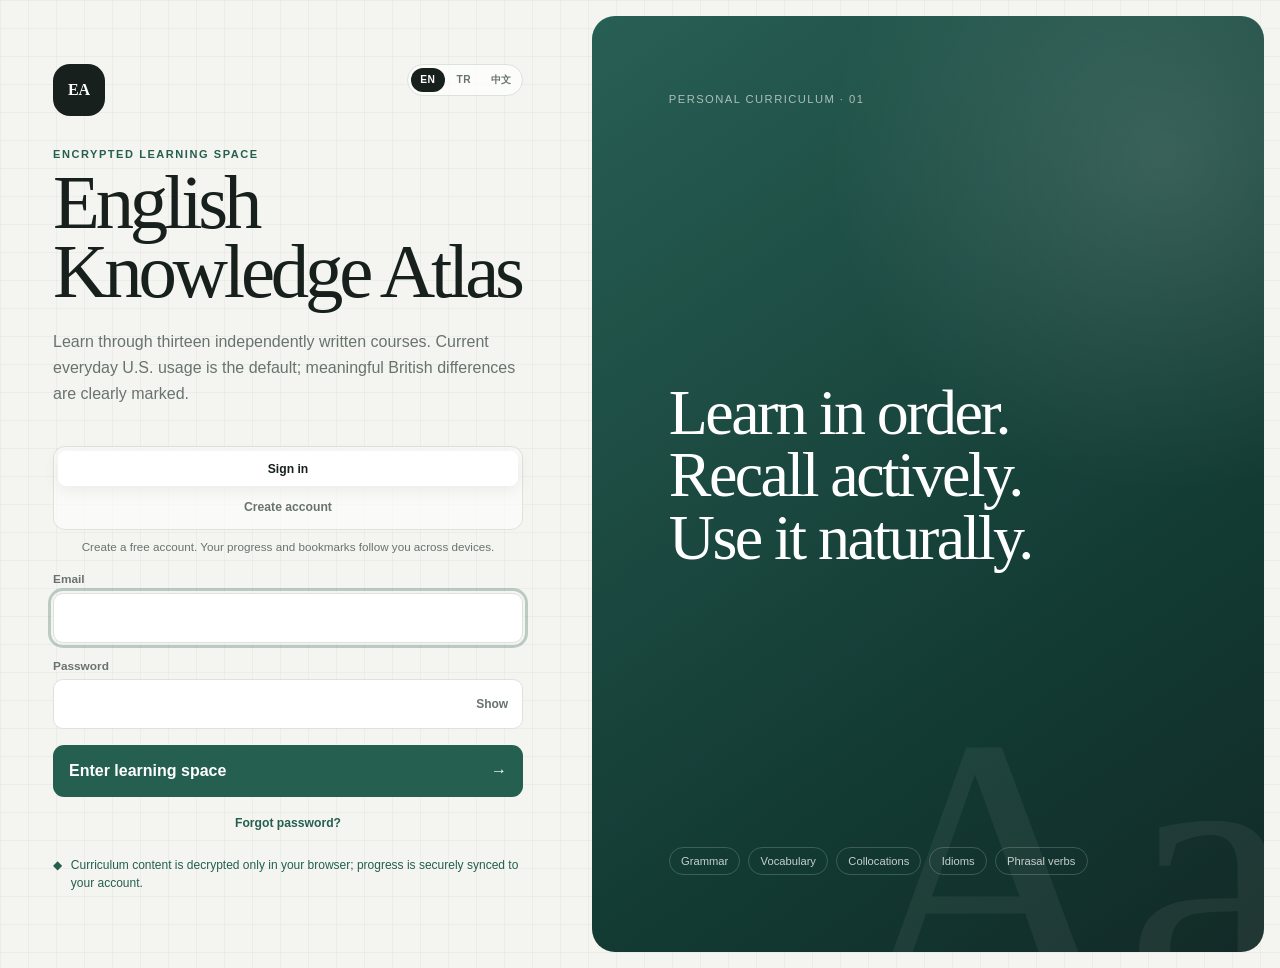
<file: public/index.html>
<!doctype html>
<html lang="en">
<head>
  <meta charset="utf-8">
  <meta name="viewport" content="width=device-width, initial-scale=1">
  <meta name="robots" content="index,follow">
  <meta name="theme-color" content="#f4f5f0">
  <title>English Knowledge Atlas</title>
  <meta name="description" content="A structured American English learning platform with original courses, active recall, bookmarks, and cloud-synced progress.">
  <meta property="og:type" content="website">
  <meta property="og:title" content="English Knowledge Atlas">
  <meta property="og:description" content="Learn current American English through structured original courses and active recall.">
  <meta property="og:url" content="https://english-knowledge-atlas.web.app/">
  <link rel="canonical" href="https://english-knowledge-atlas.web.app/">
  <link rel="icon" href="data:image/svg+xml,%3Csvg xmlns='http://www.w3.org/2000/svg' viewBox='0 0 64 64'%3E%3Crect width='64' height='64' rx='18' fill='%2318201e'/%3E%3Ctext x='32' y='40' text-anchor='middle' font-family='Georgia' font-size='24' font-weight='700' fill='white'%3EEA%3C/text%3E%3C/svg%3E">
  <link rel="stylesheet" href="./styles.css?v=20261113-32">
</head>
<body>
  <a class="skip-link" href="#mainContent" data-i18n="skipLink">Skip to main content</a>

  <main class="login-view" id="loginView">
    <section class="login-card" aria-labelledby="loginTitle">
      <div class="login-brand" aria-hidden="true">EA</div>
      <div class="language-switcher login-language" aria-label="Language" data-i18n-aria="language">
        <button type="button" data-language="en">EN</button>
        <button type="button" data-language="tr">TR</button>
        <button type="button" data-language="zh">中文</button>
      </div>
      <p class="eyebrow" data-i18n="encryptedSpace">Encrypted learning space</p>
      <h1 id="loginTitle">English<br>Knowledge Atlas</h1>
      <p class="login-intro" data-i18n="loginIntro">Learn through thirteen independently written English courses.</p>
      <div class="auth-tabs" role="tablist" aria-label="Account access" data-i18n-aria="accountAccess">
        <button class="active" type="button" role="tab" aria-selected="true" data-auth-mode="login" data-i18n="signIn">Sign in</button>
        <button type="button" role="tab" aria-selected="false" data-auth-mode="register" data-i18n="register">Create account</button>
      </div>
      <p class="registration-closed" data-i18n="registrationOpen">Create a free account. Your progress and bookmarks follow you across devices.</p>
      <form id="loginForm" class="login-form">
        <label id="displayNameGroup" hidden><span data-i18n="displayName">Display name</span><input id="displayNameInput" name="displayName" type="text" autocomplete="name" minlength="2" maxlength="40"></label>
        <label><span data-i18n="email">Email</span><input id="emailInput" name="email" type="email" autocomplete="email" autocapitalize="none" required></label>
        <label>
          <span data-i18n="password">Password</span>
          <span class="password-field">
            <input id="passwordInput" name="password" type="password" autocomplete="current-password" required>
            <button id="togglePassword" type="button" aria-label="Show password" data-i18n="show">Show</button>
          </span>
        </label>
        <label id="confirmPasswordGroup" hidden><span data-i18n="confirmPassword">Confirm password</span><input id="confirmPasswordInput" name="confirmPassword" type="password" autocomplete="new-password"></label>
        <p class="password-requirements" id="passwordRequirements" hidden data-i18n="passwordRequirements">Use at least 10 characters, including uppercase, lowercase, and a number.</p>
        <button class="primary-button login-button" id="loginButton" type="submit"><span data-i18n="enter">Enter learning space</span><span aria-hidden="true">→</span></button>
        <button class="text-button" id="forgotPasswordButton" type="button" data-i18n="forgotPassword">Forgot password?</button>
        <p class="login-error" id="loginError" role="alert" hidden></p>
      </form>
      <form id="resetForm" class="login-form" hidden>
        <p class="reset-intro" data-i18n="resetIntro">Enter your email and we will send a password-reset link.</p>
        <label><span data-i18n="email">Email</span><input id="resetEmailInput" name="resetEmail" type="email" autocomplete="email" required></label>
        <button class="primary-button login-button" id="resetButton" type="submit"><span data-i18n="sendReset">Send reset link</span><span aria-hidden="true">→</span></button>
        <button class="text-button" id="backToLoginButton" type="button" data-i18n="backToSignIn">Back to sign in</button>
        <p class="login-error" id="resetFeedback" role="status" hidden></p>
      </form>
      <p class="security-note" id="securityNote"><span aria-hidden="true">◆</span> <span id="securityNoteText" data-i18n="securityCloud">Book content is decrypted only in your browser; progress is securely synced to your account.</span></p>
    </section>
    <aside class="login-aside" aria-hidden="true">
      <span class="edition" data-i18n="edition">Personal curriculum · 01</span>
      <blockquote data-i18n-lines="loginQuote">Learn in order.<br>Recall actively.<br>Use it naturally.</blockquote>
      <div class="login-topics"><span data-category-label="Grammar">Grammar</span><span data-category-label="Vocabulary">Vocabulary</span><span data-category-label="Collocations">Collocations</span><span data-category-label="Idioms">Idioms</span><span data-category-label="Phrasal Verbs">Phrasal verbs</span></div>
    </aside>
  </main>

  <div class="app-shell" id="appShell" hidden>
    <header class="app-header">
      <a class="brand" href="#home" data-nav="dashboard" aria-label="Return to learning home" data-i18n-aria="returnHome">
        <span class="brand-mark">EA</span>
        <span class="brand-copy"><strong>English Atlas</strong><small data-i18n="learningEdition">Learning edition</small></span>
      </a>
      <nav class="main-nav" aria-label="Primary navigation" data-i18n-aria="primaryNavigation">
        <button class="active" data-nav="dashboard" type="button"><span class="nav-icon" aria-hidden="true">⌂</span><span data-i18n="navHome">Home</span></button>
        <button data-nav="paths" type="button"><span class="nav-icon" aria-hidden="true">◎</span><span data-i18n="navPaths">Learning paths</span></button>
        <button data-nav="library" type="button"><span class="nav-icon" aria-hidden="true">▤</span><span data-i18n="navLibrary">Complete library</span></button>
        <button data-nav="bookmarks" type="button"><span class="nav-icon" aria-hidden="true">☆</span><span data-i18n="navBookmarks">Bookmarks</span></button>
        <button data-nav="review" type="button"><span class="nav-icon" aria-hidden="true">↻</span><span data-i18n="navReview">Review</span></button>
      </nav>
      <div class="header-actions">
        <div class="language-switcher header-language" aria-label="Language" data-i18n-aria="language"><button type="button" data-language="en">EN</button><button type="button" data-language="tr">TR</button><button type="button" data-language="zh">中</button></div>
        <span class="sync-status" id="syncStatus" data-state="local" role="status" aria-live="polite" aria-atomic="true"><i></i><span data-i18n="syncLocal">Saved locally</span></span>
        <button class="search-button" id="openSearch" type="button" aria-label="Search knowledge points"><span aria-hidden="true">⌕</span><span data-i18n="search">Search</span><kbd>/</kbd></button>
        <div class="header-progress" title="Overall progress"><span id="headerProgressText">0%</span><i><b id="headerProgressBar"></b></i></div>
        <button class="lock-button" id="accountButton" type="button" aria-label="Account" data-i18n-aria="account"><span class="account-icon" aria-hidden="true">○</span><span class="action-label" data-i18n="account">Account</span></button>
      </div>
    </header>

    <main id="mainContent">
      <section class="view dashboard-view" id="dashboardView">
        <div class="dashboard-hero">
          <div>
            <p class="eyebrow" id="todayLabel">Today</p>
            <h1><span data-i18n="heroContinue">Keep building.</span><br><em data-i18n="heroOneThing">Master one idea at a time.</em></h1>
          </div>
          <article class="continue-card" id="continueCard"></article>
        </div>

        <div class="progress-strip" id="progressStrip"></div>

        <section class="learning-command" aria-labelledby="todayPlanTitle">
          <div class="section-heading compact">
            <div><p class="eyebrow" data-i18n="personalStudy">Personal study</p><h2 id="todayPlanTitle" data-i18n="todayPlan">Today's study plan</h2></div>
            <p data-i18n="todayPlanIntro">A balanced session combining new input, active recall, and deeper review.</p>
          </div>
          <div class="learning-command-grid" id="learningCommandGrid"></div>
        </section>

        <section class="section-block" aria-labelledby="pathsTitle">
          <div class="section-heading">
            <div><p class="eyebrow" data-i18n="structuredCurriculum">Structured curriculum</p><h2 id="pathsTitle" data-i18n="choosePath">Choose a learning path</h2></div>
            <p data-i18n="pathOrder">Area → Topic → Level → Unit</p>
          </div>
          <div class="path-grid" id="pathGrid"></div>
        </section>

        <section class="level-ladder" aria-labelledby="levelLadderTitle">
          <div class="section-heading compact">
            <div><p class="eyebrow" data-i18n="curriculumOverview">Curriculum overview</p><h2 id="levelLadderTitle" data-i18n="levelLadder">Level ladder</h2></div>
            <p data-i18n="levelLadderIntro">See the full journey without creating empty levels.</p>
          </div>
          <div class="level-ladder-grid" id="levelLadderGrid"></div>
        </section>

        <section class="dashboard-bottom">
          <article class="review-callout" id="reviewCallout"></article>
          <article class="method-card">
            <p class="eyebrow" data-i18n="studyMethod">Study method</p>
            <h2 data-i18n="methodTitle">Understand → Recall → Complete</h2>
            <ol><li><b data-i18n="methodRead">Understand</b><span data-i18n="methodReadDesc">Read the complete explanation</span></li><li><b data-i18n="methodRecall">Recall</b><span data-i18n="methodRecallDesc">Hide the text and retrieve it actively</span></li><li><b data-i18n="methodReinforce">Reinforce</b><span data-i18n="methodReinforceDesc">Add it to review and test it later</span></li></ol>
          </article>
        </section>
      </section>

      <section class="view path-view" id="pathView" hidden>
        <div class="path-hero" id="pathHero"></div>
        <div class="level-tabs" id="levelTabs" aria-label="Choose level"></div>
        <section class="topic-section">
          <div class="section-heading compact"><div><p class="eyebrow" data-i18n="step1">Step 1</p><h2 data-i18n="chooseTopic">Choose a topic</h2></div><p id="topicSummary"></p></div>
          <div class="topic-grid" id="topicGrid"></div>
        </section>
        <section class="curriculum-section" id="curriculumSection">
          <div class="section-heading compact"><div><p class="eyebrow" data-i18n="step2">Step 2</p><h2 id="curriculumTitle">Lessons</h2></div><p id="curriculumCount"></p></div>
          <div class="lesson-grid" id="lessonGrid"></div>
          <button class="more-button" id="showMoreLessons" type="button" hidden data-i18n="showMoreLessons">Show more lessons</button>
        </section>
      </section>

      <section class="view lesson-view" id="lessonView" hidden>
        <div class="lesson-layout">
          <aside class="lesson-outline" id="lessonOutline"></aside>
          <article class="lesson-page" id="lessonPage"></article>
        </div>
      </section>

      <section class="view library-view" id="libraryView" hidden>
        <div class="library-hero">
          <div><p class="eyebrow" data-i18n="completeSourceLibrary">Original Atlas curriculum</p><h1 data-i18n="libraryTitle">Complete library</h1><p data-i18n="libraryIntro">Browse thirteen original courses by level and course order, or use Learning paths for a guided sequence.</p></div>
          <div class="coverage-seal" id="coverageSeal"><strong>100%</strong><span data-i18n="coverageAudit">Coverage audit</span></div>
        </div>
        <div class="coverage-strip" id="coverageStrip"></div>
        <section class="curriculum-atlas" aria-labelledby="curriculumAtlasTitle">
          <div class="section-heading compact">
            <div><p class="eyebrow" data-i18n="coverageMap">Coverage map</p><h2 id="curriculumAtlasTitle" data-i18n="curriculumMatrix">Curriculum atlas</h2></div>
            <p data-i18n="curriculumMatrixIntro">Only real course levels are shown; every unit remains available.</p>
          </div>
          <div class="curriculum-atlas-grid" id="curriculumAtlasGrid"></div>
        </section>
        <section class="book-section">
          <div class="section-heading compact"><div><p class="eyebrow" data-i18n="sourceBooks13">13 original courses</p><h2 data-i18n="chooseBook">Choose a course</h2></div><p data-i18n="knowledgeOnly">Independent explanations, fresh examples, language facts, and active-recall tasks.</p></div>
          <div class="book-grid" id="bookGrid"></div>
        </section>
        <section class="book-curriculum" id="bookCurriculum">
          <div class="section-heading compact"><div><p class="eyebrow" id="bookDetailMeta" data-i18n="bookCurriculum">Course curriculum</p><h2 id="bookDetailTitle" data-i18n="originalContents">Course contents</h2></div><p id="bookDetailCount"></p></div>
          <div class="lesson-grid" id="bookLessonGrid"></div>
          <button class="more-button" id="showMoreBookLessons" type="button" hidden data-i18n="showMoreUnits">Show more units</button>
          <div id="bookReferenceShelf"></div>
        </section>
      </section>

      <section class="view review-view" id="reviewView" hidden>
        <div class="review-heading">
          <div><p class="eyebrow" data-i18n="activeRecall">Active recall</p><h1 data-i18n="reviewTitle">Review queue</h1><p data-i18n="reviewIntro">Do not reveal the answer first. State the rule, meaning, and one example of your own.</p></div>
          <div class="review-count" id="reviewCount"></div>
        </div>
        <div id="reviewStage"></div>
      </section>

      <section class="view bookmarks-view" id="bookmarksView" hidden>
        <div class="review-heading">
          <div><p class="eyebrow" data-i18n="savedLessons">Saved lessons</p><h1 data-i18n="bookmarksTitle">Bookmarks</h1><p data-i18n="bookmarksIntro">Keep important explanations close without adding them to active recall.</p></div>
          <div class="review-count" id="bookmarkCount"></div>
        </div>
        <div class="bookmark-grid" id="bookmarkGrid"></div>
      </section>
    </main>
  </div>

  <dialog class="search-dialog" id="searchDialog">
    <div class="search-dialog-head">
      <label for="searchInput"><span aria-hidden="true">⌕</span><input id="searchInput" type="search" autocomplete="off" placeholder="Search knowledge points, phrases, or examples…"></label>
      <button id="closeSearch" type="button" aria-label="Close search">×</button>
    </div>
    <div class="search-results" id="searchResults"><p class="search-hint" data-i18n="searchHint">Enter a keyword to search. Use Learning paths for a structured sequence.</p></div>
  </dialog>

  <dialog class="account-dialog" id="accountDialog">
    <div class="account-dialog-head">
      <div><p class="eyebrow" data-i18n="learnerAccount">Learner account</p><h2 data-i18n="accountSettings">Account settings</h2></div>
      <button id="closeAccount" type="button" aria-label="Close">×</button>
    </div>
    <div class="account-profile">
      <span class="account-avatar" id="accountAvatar">A</span>
      <div><strong id="accountName"></strong><small id="accountEmail"></small></div>
      <span class="role-badge" data-i18n="learnerRole">Learner</span>
    </div>
    <form id="passwordForm" class="account-form">
      <h3 data-i18n="changePassword">Change password</h3>
      <label><span data-i18n="currentPassword">Current password</span><input id="currentPasswordInput" type="password" autocomplete="current-password" required></label>
      <label><span data-i18n="newPassword">New password</span><input id="newPasswordInput" type="password" autocomplete="new-password" minlength="10" required></label>
      <label><span data-i18n="confirmNewPassword">Confirm new password</span><input id="confirmNewPasswordInput" type="password" autocomplete="new-password" required></label>
      <p class="account-feedback" id="accountFeedback" role="status" hidden></p>
      <button class="primary-button account-submit" id="changePasswordButton" type="submit" data-i18n="saveNewPassword">Save new password</button>
    </form>
    <div class="account-footer"><button class="danger-text-button" id="logoutButton" type="button" data-i18n="signOut">Sign out</button></div>
  </dialog>

  <div class="toast" id="toast" role="status" hidden></div>
  <script src="./cloud-config.js?v=20261026-14" defer></script>
  <script src="./cloud-sync.js?v=20261113-32" defer></script>
  <script src="./app.js?v=20261113-32" defer></script>
</body>
</html>
</file>
<file: public/styles.css>
:root {
  --bg: #f4f5f0;
  --paper: #fffefa;
  --ink: #17201d;
  --muted: #69736e;
  --line: #dde2db;
  --green: #245f50;
  --green-soft: #e1eee8;
  --orange: #c66644;
  --gold: #a87a27;
  --plum: #795477;
  --blue: #4f6f9e;
  --shadow: 0 18px 50px rgba(23,32,29,.10);
  --radius: 18px;
}
* { box-sizing: border-box; }
[hidden] { display: none !important; }
html { scroll-behavior: auto; }
body { margin: 0; min-height: 100vh; color: var(--ink); background: var(--bg); font-family: Inter, ui-sans-serif, -apple-system, BlinkMacSystemFont, "Segoe UI", sans-serif; }
button, input, select { font: inherit; }
button { cursor: pointer; }
button:focus-visible, input:focus-visible, a:focus-visible { outline: 3px solid rgba(36,95,80,.27); outline-offset: 2px; }
.skip-link { position: fixed; top: -4rem; left: 1rem; z-index: 100; padding: .65rem 1rem; color: #fff; background: var(--ink); border-radius: 8px; }
.skip-link:focus { top: 1rem; }
.eyebrow { margin: 0 0 .5rem; color: var(--green); font-size: .69rem; font-weight: 850; letter-spacing: .14em; text-transform: uppercase; }
.primary-button { border: 0; color: #fff; background: var(--green); border-radius: 11px; font-weight: 800; }

/* Login */
.login-view { display: grid; grid-template-columns: minmax(460px,.9fr) minmax(480px,1.1fr); min-height: 100vh; background: linear-gradient(90deg,rgba(23,32,29,.035) 1px,transparent 1px),linear-gradient(rgba(23,32,29,.035) 1px,transparent 1px),var(--bg); background-size: 28px 28px; }
.login-card { position: relative; width: min(470px,calc(100% - 3rem)); margin: auto; padding: 4rem 0; }
.language-switcher { display: inline-flex; gap: 2px; padding: 3px; background: rgba(255,255,255,.72); border: 1px solid var(--line); border-radius: 999px; }
.language-switcher button { min-width: 34px; padding: .3rem .48rem; color: var(--muted); background: transparent; border: 0; border-radius: 999px; font-size: .64rem; font-weight: 850; letter-spacing: .04em; }
.language-switcher button.active { color: #fff; background: var(--ink); }
.login-language { position: absolute; top: 4rem; right: 0; }
.login-brand,.brand-mark { display: grid; place-items: center; color: #fff; background: var(--ink); font-family: Georgia,serif; font-weight: 700; }
.login-brand { width: 52px; height: 52px; margin-bottom: 2rem; border-radius: 17px; }
.login-card h1 { margin: 0; font-family: Georgia,serif; font-size: clamp(3.2rem,6vw,5.7rem); font-weight: 500; line-height: .9; letter-spacing: -.055em; }
.login-intro { margin: 1.4rem 0 2.4rem; color: var(--muted); line-height: 1.65; }
.auth-tabs { display: grid; grid-template-columns: 1fr; gap: 4px; margin-bottom: .65rem; padding: 4px; background: rgba(255,255,255,.62); border: 1px solid var(--line); border-radius: 12px; }
.auth-tabs button { padding: .65rem; color: var(--muted); background: transparent; border: 0; border-radius: 8px; font-size: .76rem; font-weight: 800; }
.auth-tabs button.active { color: var(--ink); background: #fff; box-shadow: 0 4px 16px rgba(23,32,29,.07); }
.registration-closed { margin: 0 0 1.2rem; color: var(--muted); font-size: .73rem; text-align: center; }
.login-form { display: grid; gap: 1rem; }
.login-form label>span:first-child { display: block; margin-bottom: .4rem; color: var(--muted); font-size: .74rem; font-weight: 800; }
.login-form input { width: 100%; height: 50px; padding: 0 .9rem; color: var(--ink); background: #fff; border: 1px solid var(--line); border-radius: 10px; }
.password-field { position: relative; display: block; }
.password-field input { padding-right: 4rem; }
.password-field button { position: absolute; top: 50%; right: .55rem; transform: translateY(-50%); color: var(--muted); background: transparent; border: 0; font-size: .75rem; font-weight: 750; }
.login-button { display: flex; align-items: center; justify-content: space-between; height: 52px; padding: 0 1rem; }
.login-button:disabled { cursor: wait; opacity: .65; }
.login-error { margin: 0; padding: .7rem; color: #8b3428; background: #f8e9e5; border-radius: 8px; font-size: .8rem; }
.login-error[data-kind="success"] { color: #195846; background: var(--green-soft); }
.password-requirements,.reset-intro { margin: -.25rem 0 0; color: var(--muted); font-size: .72rem; line-height: 1.5; }
.text-button { justify-self: center; padding: .2rem; color: var(--green); background: transparent; border: 0; font-size: .76rem; font-weight: 800; }
.security-note { display: flex; gap: .55rem; margin-top: 1.4rem; color: var(--muted); font-size: .75rem; line-height: 1.5; }
.security-note span { color: var(--green); }
.login-aside { position: relative; display: flex; flex-direction: column; justify-content: space-between; min-height: calc(100vh - 2rem); margin: 1rem; padding: clamp(2rem,6vw,6rem); overflow: hidden; color: #fff; background: radial-gradient(circle at 85% 15%,rgba(255,255,255,.13),transparent 21rem),linear-gradient(145deg,#285f54,#123a33 68%,#132a27); border-radius: 23px; }
.login-aside::after { content: "Aa"; position: absolute; right: -2rem; bottom: -7rem; color: rgba(255,255,255,.055); font-family: Georgia,serif; font-size: 24rem; line-height: 1; }
.edition { z-index: 1; color: rgba(255,255,255,.62); font-size: .7rem; letter-spacing: .13em; text-transform: uppercase; }
.login-aside blockquote { z-index: 1; margin: auto 0; font-family: Georgia,serif; font-size: clamp(2.9rem,5vw,5.8rem); line-height: .98; letter-spacing: -.04em; }
.login-topics { z-index: 1; display: flex; gap: .5rem; flex-wrap: wrap; }
.login-topics span { padding: .45rem .7rem; color: rgba(255,255,255,.76); border: 1px solid rgba(255,255,255,.18); border-radius: 999px; font-size: .7rem; }

/* Header */
.app-header { position: sticky; top: 0; z-index: 30; display: grid; grid-template-columns: 200px minmax(300px,1fr) auto; align-items: center; height: 64px; padding: 0 clamp(.8rem,3vw,2.2rem); background: rgba(255,255,255,.95); border-bottom: 1px solid var(--line); backdrop-filter: blur(16px); }
.brand { display: inline-flex; gap: .7rem; align-items: center; color: inherit; text-decoration: none; }
.brand-mark { width: 38px; height: 38px; border-radius: 12px; font-size: .85rem; }
.brand-copy strong,.brand-copy small { display: block; }
.brand-copy strong { font-family: Georgia,serif; font-size: .95rem; }
.brand-copy small { margin-top: .1rem; color: var(--muted); font-size: .62rem; letter-spacing: .09em; text-transform: uppercase; }
.main-nav { display: flex; justify-content: center; gap: .15rem; }
.main-nav button { padding: .52rem .68rem; color: var(--muted); background: transparent; border: 0; border-radius: 8px; font-size: .74rem; font-weight: 750; }
.main-nav button.active { color: var(--green); background: var(--green-soft); }
.nav-icon { display: none; }
.header-actions { display: flex; gap: .45rem; align-items: center; justify-content: flex-end; }
.sync-status { display: inline-flex; gap: .4rem; align-items: center; color: var(--muted); font-size: .68rem; white-space: nowrap; }
.sync-status i { width: 7px; height: 7px; background: #9aa39f; border-radius: 50%; }
.sync-status[data-state="synced"] i { background: #2c8b6d; box-shadow: 0 0 0 3px rgba(44,139,109,.12); }
.sync-status[data-state="syncing"] i { background: var(--gold); animation: syncPulse 1s infinite alternate; }
.sync-status[data-state="error"] i { background: var(--orange); }
@keyframes syncPulse { to { opacity: .35; } }
.search-button,.lock-button { height: 36px; color: var(--muted); background: #fff; border: 1px solid var(--line); border-radius: 9px; }
.search-button { display: flex; gap: .4rem; align-items: center; padding: 0 .65rem; font-size: .72rem; }
.search-button>span:first-child { font-size: 1.1rem; }
.search-button kbd { padding: .12rem .35rem; background: var(--bg); border: 1px solid var(--line); border-radius: 4px; font-size: .62rem; }
.lock-button { display: inline-flex; gap: .38rem; align-items: center; padding: 0 .65rem; font-size: .72rem; font-weight: 750; }
.account-icon { color: var(--green); font-size: 1rem; line-height: 1; }
.header-progress { display: none; gap: .45rem; align-items: center; color: var(--muted); font-size: .68rem; }
.header-progress i { display: block; width: 50px; height: 4px; overflow: hidden; background: var(--line); border-radius: 999px; }
.header-progress b { display: block; width: 0; height: 100%; background: var(--green); transition: width .25s ease; }

.view { max-width: 1320px; margin: 0 auto; padding: clamp(2rem,5vw,4.5rem) clamp(1rem,4vw,3rem) 5rem; }

/* Dashboard */
.dashboard-hero { display: grid; grid-template-columns: minmax(0,1.15fr) minmax(330px,.65fr); gap: clamp(2rem,6vw,6rem); align-items: end; }
.dashboard-hero h1 { margin: 0; font-family: Georgia,serif; font-size: clamp(3rem,6.5vw,6.8rem); font-weight: 500; line-height: .92; letter-spacing: -.055em; }
.dashboard-hero h1 em { color: var(--orange); font-weight: 400; }
.continue-card { min-height: 250px; padding: 1.5rem; color: #fff; background: linear-gradient(145deg,#2d6759,#17443a); border-radius: 22px; box-shadow: var(--shadow); }
.continue-card .eyebrow { color: rgba(255,255,255,.62); }
.continue-card h2 { margin: .8rem 0 .55rem; font-family: Georgia,serif; font-size: 2rem; font-weight: 550; line-height: 1.05; }
.continue-card p { margin: 0; color: rgba(255,255,255,.72); font-size: .78rem; line-height: 1.5; }
.continue-card button { width: 100%; margin-top: 2rem; padding: .8rem 1rem; color: var(--green); background: #fff; border: 0; border-radius: 10px; font-weight: 800; }
.progress-strip { display: grid; grid-template-columns: repeat(4,1fr); gap: 1px; margin: clamp(2rem,5vw,4rem) 0; overflow: hidden; background: var(--line); border: 1px solid var(--line); border-radius: 15px; }
.stat-cell { padding: 1.15rem 1.25rem; background: rgba(255,255,255,.78); }
.stat-cell strong { display: block; font-family: Georgia,serif; font-size: 1.75rem; font-weight: 550; }
.stat-cell span { color: var(--muted); font-size: .7rem; }
.section-block { margin-top: 4rem; }
.section-heading { display: flex; align-items: end; justify-content: space-between; gap: 1rem; margin-bottom: 1.4rem; }
.section-heading h2 { margin: 0; font-family: Georgia,serif; font-size: clamp(2rem,3vw,3rem); font-weight: 550; letter-spacing: -.035em; }
.section-heading>p { margin: 0 0 .2rem; color: var(--muted); font-size: .76rem; }
.section-heading.compact h2 { font-size: 2rem; }
.path-grid { display: grid; grid-template-columns: repeat(5,1fr); gap: .75rem; }
.path-card { position: relative; min-height: 240px; padding: 1.2rem; overflow: hidden; color: var(--ink); background: #fff; border: 1px solid var(--line); border-radius: 16px; text-align: left; transition: transform .16s ease,box-shadow .16s ease; }
.path-card:hover { transform: translateY(-3px); box-shadow: var(--shadow); }
.path-card::after { content: attr(data-letter); position: absolute; right: -1rem; bottom: -2rem; color: var(--tint); font-family: Georgia,serif; font-size: 8rem; line-height: 1; }
.path-card .path-index { color: var(--accent); font-size: .68rem; font-weight: 850; letter-spacing: .12em; }
.path-card h3 { position: relative; z-index: 1; margin: 1.5rem 0 .3rem; font-family: Georgia,serif; font-size: 1.4rem; }
.path-card p { position: relative; z-index: 1; margin: 0; color: var(--muted); font-size: .73rem; line-height: 1.45; }
.path-card footer { position: absolute; right: 1.2rem; bottom: 1rem; left: 1.2rem; z-index: 1; display: flex; align-items: center; justify-content: space-between; color: var(--muted); font-size: .67rem; }
.mini-progress { width: 58px; height: 4px; overflow: hidden; background: var(--line); border-radius: 99px; }
.mini-progress b { display: block; height: 100%; background: var(--accent); }
.dashboard-bottom { display: grid; grid-template-columns: 1fr 1fr; gap: 1rem; margin-top: 4rem; }
.review-callout,.method-card { min-height: 275px; padding: 1.6rem; border-radius: 18px; }
.review-callout { color: #fff; background: #1c2926; }
.review-callout .eyebrow { color: #8fb5aa; }
.review-callout h2,.method-card h2 { margin: .5rem 0 .8rem; font-family: Georgia,serif; font-size: 2rem; font-weight: 550; }
.review-callout p { max-width: 430px; color: rgba(255,255,255,.68); line-height: 1.6; }
.review-callout button { margin-top: 1.3rem; padding: .7rem 1rem; color: var(--ink); background: #fff; border: 0; border-radius: 9px; font-weight: 800; }
.method-card { background: #ece7dc; }
.method-card ol { display: grid; gap: .7rem; margin: 1.4rem 0 0; padding: 0; list-style: none; }
.method-card li { display: grid; grid-template-columns: 70px 1fr; padding-top: .65rem; border-top: 1px solid rgba(23,32,29,.12); }
.method-card li span { color: var(--muted); font-size: .78rem; }

/* Path */
.path-hero { --accent: var(--green); --tint: var(--green-soft); display: grid; grid-template-columns: 1fr auto; gap: 2rem; align-items: end; padding: 2rem; background: var(--tint); border-radius: 22px; }
.path-hero .back-button { margin-bottom: 2rem; padding: 0; color: var(--accent); background: transparent; border: 0; font-weight: 800; }
.path-hero h1 { margin: 0; font-family: Georgia,serif; font-size: clamp(3rem,6vw,6rem); font-weight: 500; letter-spacing: -.05em; }
.path-hero p { max-width: 650px; color: var(--muted); line-height: 1.6; }
.path-progress { width: 170px; padding: 1.1rem; background: rgba(255,255,255,.65); border-radius: 14px; }
.path-progress strong { display: block; font-family: Georgia,serif; font-size: 2rem; }
.path-progress i { display: block; height: 5px; margin-top: .7rem; overflow: hidden; background: var(--line); border-radius: 99px; }
.path-progress b { display: block; height: 100%; background: var(--accent); }
.level-tabs { display: flex; gap: .4rem; margin: 1.5rem 0 3.5rem; overflow-x: auto; }
.level-tabs button { flex: 0 0 auto; padding: .55rem .8rem; color: var(--muted); background: #fff; border: 1px solid var(--line); border-radius: 999px; font-size: .72rem; }
.level-tabs button.active { color: #fff; background: var(--ink); border-color: var(--ink); }
.topic-section { margin-bottom: 4rem; }
.topic-grid { display: grid; grid-template-columns: repeat(4,1fr); gap: .7rem; }
.topic-card { min-height: 145px; padding: 1rem; color: var(--ink); background: #fff; border: 1px solid var(--line); border-radius: 14px; text-align: left; }
.topic-card:hover,.topic-card.active { border-color: var(--category-accent); box-shadow: 0 8px 25px rgba(23,32,29,.07); }
.topic-card.active { background: var(--category-tint); }
.topic-card span { color: var(--category-accent); font-size: .65rem; font-weight: 850; letter-spacing: .1em; }
.topic-card h3 { margin: .8rem 0 .25rem; font-family: Georgia,serif; font-size: 1.15rem; }
.topic-card p { margin: 0; color: var(--muted); font-size: .7rem; }
.curriculum-section { scroll-margin-top: 90px; }
.lesson-grid { display: grid; grid-template-columns: repeat(3,1fr); gap: .65rem; }
.lesson-card { position: relative; min-height: 165px; padding: 1rem; color: inherit; background: #fff; border: 1px solid var(--line); border-radius: 13px; text-align: left; }
.lesson-card:hover { border-color: var(--category-accent); }
.lesson-card.complete { background: #f2f7f4; }
.lesson-number { color: var(--category-accent); font-size: .67rem; font-weight: 850; letter-spacing: .1em; text-transform: uppercase; }
.lesson-card h3 { margin: .8rem 0 .45rem; font-family: Georgia,serif; font-size: 1.05rem; line-height: 1.15; }
.lesson-card p { margin: 0; color: var(--muted); font-size: .68rem; }
.lesson-check { position: absolute; top: .8rem; right: .85rem; display: grid; place-items: center; width: 22px; height: 22px; color: #fff; background: var(--green); border-radius: 50%; font-size: .7rem; }
.more-button { width: 100%; margin-top: .75rem; padding: .8rem; color: var(--green); background: #fff; border: 1px solid var(--line); border-radius: 10px; font-weight: 800; }

/* Complete library */
.library-hero { display: grid; grid-template-columns: minmax(0,1fr) auto; gap: 2rem; align-items: end; padding: clamp(1.5rem,4vw,3rem); color: #fff; background: linear-gradient(135deg,#1f4f43,#172b27); border-radius: 22px; }
.library-hero .eyebrow { color: #9bc2b7; }
.library-hero h1 { margin: 0; font-family: Georgia,serif; font-size: clamp(3.5rem,7vw,7rem); font-weight: 500; line-height: .9; letter-spacing: -.055em; }
.library-hero p { max-width: 690px; margin: 1rem 0 0; color: rgba(255,255,255,.68); line-height: 1.65; }
.coverage-seal { display: grid; place-items: center; width: 145px; aspect-ratio: 1; border: 1px solid rgba(255,255,255,.24); border-radius: 50%; }
.coverage-seal strong { font-family: Georgia,serif; font-size: 2.4rem; font-weight: 500; }
.coverage-seal span { margin-top: -2.2rem; color: rgba(255,255,255,.62); font-size: .65rem; letter-spacing: .12em; }
.coverage-strip { display: grid; grid-template-columns: repeat(4,1fr); gap: 1px; margin: 1rem 0 4rem; overflow: hidden; background: var(--line); border: 1px solid var(--line); border-radius: 14px; }
.coverage-stat { padding: 1.1rem 1.2rem; background: #fff; }
.coverage-stat strong { display: block; font-family: Georgia,serif; font-size: 1.7rem; font-weight: 550; }
.coverage-stat span { color: var(--muted); font-size: .7rem; }
.book-grid { display: grid; grid-template-columns: repeat(4,1fr); gap: .7rem; }
.book-card { min-height: 210px; padding: 1.1rem; color: var(--ink); background: #fff; border: 1px solid var(--line); border-radius: 15px; text-align: left; transition: transform .16s ease,border-color .16s ease; }
.book-card:hover,.book-card.active { transform: translateY(-2px); border-color: var(--green); }
.book-card.active { background: var(--green-soft); }
.book-card>span { color: var(--green); font-size: .64rem; font-weight: 850; letter-spacing: .09em; text-transform: uppercase; }
.book-card h3 { margin: 1.1rem 0 .45rem; font-family: Georgia,serif; font-size: 1.28rem; line-height: 1.08; }
.book-card p { min-height: 2.3rem; margin: 0; color: var(--muted); font-size: .7rem; line-height: 1.5; }
.book-card footer { display: grid; grid-template-columns: auto 1fr; gap: .6rem; align-items: center; margin-top: 1.6rem; color: var(--muted); font-size: .68rem; }
.book-card footer i { height: 4px; overflow: hidden; background: rgba(23,32,29,.1); border-radius: 99px; }
.book-card footer em { display: block; height: 100%; background: var(--green); }
.book-curriculum { margin-top: 4.5rem; scroll-margin-top: 90px; }
.reference-shelf { margin-top: .75rem; overflow: hidden; background: #f8f7f2; border: 1px solid var(--line); border-radius: 14px; }
.reference-shelf>summary { display: flex; gap: 1rem; align-items: center; justify-content: space-between; padding: 1rem 1.1rem; cursor: pointer; list-style: none; }
.reference-shelf>summary::-webkit-details-marker { display: none; }
.reference-shelf>summary span { display: grid; gap: .2rem; }
.reference-shelf>summary strong { font-family: Georgia,serif; font-size: 1.05rem; }
.reference-shelf>summary small,.reference-shelf>summary b,.reference-group header span { color: var(--muted); font-size: .68rem; font-weight: 650; }
.reference-shelf>summary b { white-space: nowrap; }
.reference-shelf[open]>summary { border-bottom: 1px solid var(--line); }
.reference-groups { display: grid; gap: 1rem; padding: 1rem; }
.reference-group { padding: .85rem; background: #fff; border: 1px solid var(--line); border-radius: 11px; }
.reference-group header { display: flex; align-items: baseline; justify-content: space-between; margin-bottom: .65rem; }
.reference-group h3 { margin: 0; font-family: Georgia,serif; font-size: 1rem; }
.reference-pages { display: flex; flex-wrap: wrap; gap: .4rem; }
.reference-pages button { display: flex; gap: .4rem; align-items: center; padding: .45rem .6rem; color: var(--ink); background: #fafafa; border: 1px solid var(--line); border-radius: 8px; font-size: .68rem; }
.reference-pages button:hover { border-color: var(--category-accent); }
.reference-pages button small { color: var(--muted); font-size: .55rem; }

/* Lesson */
.lesson-view { max-width: 1500px; padding-top: 0; padding-bottom: 0; }
.lesson-layout { display: grid; grid-template-columns: 220px minmax(0,860px); gap: clamp(2rem,4vw,4.5rem); justify-content: center; min-height: calc(100vh - 64px); }
.lesson-outline { position: sticky; top: 64px; height: calc(100vh - 64px); padding: 1.7rem 0; overflow-y: auto; }
.lesson-outline .back-button { padding: 0; color: var(--green); background: transparent; border: 0; font-size: .75rem; font-weight: 800; }
.outline-label { margin: 1.5rem 0 .55rem; color: var(--muted); font-size: .61rem; font-weight: 850; letter-spacing: .1em; text-transform: uppercase; }
.outline-item { display: grid; grid-template-columns: 24px 1fr; gap: .5rem; width: 100%; padding: .55rem .45rem; color: var(--muted); background: transparent; border: 0; border-left: 2px solid transparent; border-radius: 0 8px 8px 0; text-align: left; font-size: .7rem; }
.outline-item.active { color: var(--ink); background: rgba(255,255,255,.55); border-left-color: var(--lesson-accent,var(--green)); font-weight: 800; }
.outline-item .done { color: var(--green); }
.lesson-page { min-height: calc(100vh - 64px); padding: clamp(1.7rem,3.5vw,3.2rem) 0 5rem; }
.lesson-mobile-back { display: none; }
.lesson-breadcrumb { margin: 0; color: var(--orange); font-size: .63rem; font-weight: 850; letter-spacing: .09em; text-transform: uppercase; }
.lesson-page h1 { max-width: 800px; margin: .55rem 0 .65rem; font-family: Georgia,serif; font-size: clamp(2.55rem,4.7vw,4.4rem); font-weight: 500; line-height: .98; letter-spacing: -.045em; overflow-wrap: anywhere; }
.lesson-meta-row { display: flex; gap: 1rem; align-items: center; justify-content: space-between; padding-bottom: 1rem; border-bottom: 1px solid var(--line); }
.lesson-source { flex: 1 1 auto; margin: 0; color: var(--muted); font-size: .7rem; }
.lesson-toolbar { display: flex; justify-content: flex-end; margin: .85rem 0 1.4rem; }
.lesson-actions { display: flex; gap: .45rem; align-items: center; }
.lesson-actions button,.lesson-more summary { padding: .58rem .75rem; color: var(--muted); background: #fff; border: 1px solid var(--line); border-radius: 9px; font-size: .7rem; font-weight: 800; }
.lesson-actions button.active { color: #fff; background: var(--green); border-color: var(--green); }
.lesson-actions .lesson-complete-action { color: #fff; background: var(--green); border-color: var(--green); }
.lesson-actions .lesson-complete-action.active { background: var(--ink); border-color: var(--ink); }
.lesson-more { position: relative; }
.lesson-more summary { display: flex; gap: .4rem; align-items: center; cursor: pointer; list-style: none; }
.lesson-more summary::-webkit-details-marker { display: none; }
.lesson-more summary::after { color: var(--green); content: "⋯"; font-weight: 900; }
.lesson-more[open] summary { color: var(--green); border-color: rgba(36,95,80,.35); }
.lesson-more-menu { position: absolute; top: calc(100% + .42rem); right: 0; z-index: 12; display: grid; width: max-content; min-width: 180px; gap: .2rem; padding: .38rem; background: #fff; border: 1px solid var(--line); border-radius: 11px; box-shadow: 0 14px 35px rgba(23,32,29,.13); }
.lesson-more-menu button { width: 100%; color: var(--muted); background: transparent; border-color: transparent; text-align: left; }
.lesson-more-menu button:hover { color: var(--ink); background: var(--bg); }
.lesson-more-menu button.active { color: var(--green); background: var(--green-soft); border-color: transparent; }
.context-story { position: relative; margin: 0 0 2rem; padding: clamp(1.35rem,3.5vw,2.2rem); overflow: hidden; color: #f8fbf9; background: radial-gradient(circle at 92% 4%,rgba(173,215,201,.14),transparent 21rem),linear-gradient(145deg,#142722 0%,#1e4037 58%,#2b554a 100%); border: 1px solid rgba(255,255,255,.08); border-radius: 19px; box-shadow: 0 12px 30px rgba(23,32,29,.11); scroll-margin-top: 78px; }
.context-story::after { position: absolute; top: -105px; right: -84px; width: 245px; height: 245px; border: 1px solid rgba(255,255,255,.08); border-radius: 50%; content: ""; pointer-events: none; }
.context-story>header { position: relative; z-index: 1; display: flex; gap: 1rem; align-items: flex-start; justify-content: space-between; }
.context-story .eyebrow { margin: 0 0 .35rem; color: #9fc8bb; font-size: .66rem; font-weight: 850; letter-spacing: .12em; text-transform: uppercase; }
.context-story h2 { max-width: 650px; margin: 0; font-family: Georgia,serif; font-size: clamp(1.9rem,3.5vw,2.85rem); font-weight: 520; line-height: 1.02; letter-spacing: -.035em; }
.context-story>header>span { display: grid; flex: 0 0 auto; place-items: center; width: 38px; height: 38px; color: #18342d; background: #dcebe5; border-radius: 50%; font-size: .72rem; font-weight: 900; }
.story-lead { max-width: 680px; margin: .9rem 0 1.3rem; color: rgba(255,255,255,.64); font-size: .74rem; line-height: 1.6; }
.story-stage { position: relative; z-index: 1; display: grid; grid-template-columns: minmax(0,1.45fr) minmax(230px,.75fr); gap: .75rem; align-items: stretch; }
.story-copy { display: grid; gap: .95rem; align-content: start; min-height: 272px; padding: clamp(1.1rem,2.5vw,1.5rem); color: #fff; background: rgba(255,255,255,.065); border: 1px solid rgba(255,255,255,.12); border-radius: 16px; }
.story-copy p { margin: 0; font-family: Georgia,"Times New Roman",serif; font-size: clamp(1.04rem,2vw,1.2rem); line-height: 1.85; }
.story-term { display: inline-flex; gap: .32rem; align-items: center; margin: 0 .08rem; padding: .08rem .38rem; color: #173d33; background: #f1cf93; border: 0; border-radius: 6px; box-shadow: inset 0 -1px rgba(23,61,51,.12); font: inherit; font-weight: 700; line-height: 1.38; box-decoration-break: clone; -webkit-box-decoration-break: clone; transition: background-color .14s ease,box-shadow .14s ease; }
.story-term:hover { background: #ffe7b8; box-shadow: 0 0 0 2px rgba(243,207,144,.2); }
.story-term.active { color: #102d26; background: #fff4d2; box-shadow: 0 0 0 2px #d8aa57; }
.story-term i { opacity: .65; font-family: system-ui,sans-serif; font-size: .61rem; font-style: normal; }
.story-panel { min-width: 0; }
.story-explanation { height: 100%; min-height: 272px; padding: 1.15rem; color: var(--ink); background: #fbfcfa; border: 1px solid rgba(255,255,255,.44); border-radius: 16px; box-shadow: 0 10px 28px rgba(4,19,15,.12); animation: storyReveal .14s ease-out; }
@keyframes storyReveal { from { opacity: .35; } }
.story-explanation header { display: flex; gap: .8rem; align-items: flex-start; justify-content: space-between; }
.story-explanation small,.story-prompts small { display: block; margin-bottom: .28rem; color: var(--lesson-accent,var(--green)); font-size: .59rem; font-weight: 900; letter-spacing: .09em; text-transform: uppercase; }
.story-explanation h3 { margin: 0; font-family: Georgia,serif; font-size: 1.65rem; font-weight: 560; }
.story-explanation header button { display: grid; flex: 0 0 auto; place-items: center; width: 32px; height: 32px; color: var(--green); background: var(--green-soft); border: 0; border-radius: 50%; }
.story-explanation>p,.story-explanation>div p { margin: .75rem 0 0; font-size: .8rem; line-height: 1.65; }
.story-explanation>div { margin-top: .9rem; padding-top: .8rem; border-top: 1px solid var(--line); }
.story-explanation-empty { display: flex; flex-direction: column; justify-content: flex-end; color: rgba(24,32,30,.72); background: linear-gradient(155deg,#f5f8f5,#e8f0ec); }
.story-explanation-empty>span { margin-bottom: auto; color: rgba(36,95,80,.13); font-family: Georgia,serif; font-size: 4.5rem; font-weight: 700; line-height: .8; letter-spacing: -.08em; }
.story-explanation-empty>p { margin: .45rem 0 0; font-size: .78rem; line-height: 1.62; }
.story-regional { padding: .8rem; background: #f6eee1; border: 0!important; border-radius: 9px; }
.story-close { margin-top: .9rem; padding: .5rem .65rem; color: var(--green); background: var(--green-soft); border: 0; border-radius: 8px; font-size: .68rem; font-weight: 850; }
.story-prompts { position: relative; z-index: 1; display: grid; grid-template-columns: 1fr 1fr; gap: .65rem; margin-top: .8rem; }
.story-prompts article { padding: .82rem .9rem; background: rgba(255,255,255,.055); border: 1px solid rgba(255,255,255,.09); border-radius: 11px; }
.story-prompts small { color: #f3cf90; }
.story-prompts p { margin: 0; color: rgba(255,255,255,.76); font-size: .74rem; line-height: 1.55; }
.lesson-content { white-space: pre-wrap; font-family: Georgia,"Times New Roman",serif; font-size: 1.08rem; line-height: 1.82; }
.lesson-content-sectioned { white-space: normal; }
.lesson-section { display: grid; grid-template-columns: 42px minmax(0,1fr); gap: 1rem; padding: 1.7rem 0; border-bottom: 1px solid var(--line); }
.lesson-section-unlabelled { grid-template-columns: minmax(0,1fr); }
.lesson-section:first-child { padding-top: .25rem; }
.lesson-section:last-child { border-bottom: 0; }
.lesson-section-label { display: grid; place-items: center; width: 36px; height: 36px; margin-top: .1rem; color: #fff; background: var(--green); border-radius: 50%; font-family: system-ui,sans-serif; font-size: .72rem; font-weight: 850; line-height: 1; }
.lesson-section-copy h2 { margin: 0 0 .75rem; font-family: Georgia,"Times New Roman",serif; font-size: clamp(1.55rem,3vw,2.25rem); font-weight: 550; line-height: 1.1; letter-spacing: -.025em; }
.lesson-section-copy { min-width: 0; }
.lesson-paragraph,.lesson-textblock { margin: 0 0 1rem; white-space: normal; }
.lesson-textblock { line-height: 1.78; }
.lesson-subheading { margin: 1.35rem 0 .55rem; color: var(--green); font-family: system-ui,sans-serif; font-size: .88rem; font-weight: 850; line-height: 1.35; letter-spacing: .01em; }
.lesson-section-copy>:first-child { margin-top: 0; }
.lesson-section-copy>:last-child { margin-bottom: 0; }
.lesson-table-scroll { width: 100%; margin: 1.25rem 0 1.5rem; overflow-x: auto; border: 1px solid rgba(36,95,80,.24); border-radius: 10px; background: #fff; }
.lesson-table { width: 100%; min-width: 460px; border-collapse: collapse; font-family: system-ui,sans-serif; font-size: .82rem; line-height: 1.5; }
.lesson-table td { padding: .62rem .75rem; border-right: 1px solid rgba(36,95,80,.18); border-bottom: 1px solid rgba(36,95,80,.18); text-align: left; vertical-align: top; }
.lesson-table tr:last-child td { border-bottom: 0; }
.lesson-table td:last-child { border-right: 0; }
.lesson-table .learning-table-first-row td { color: #fff; background: var(--green); font-size: .74rem; font-weight: 800; }
.recall-panel { display: grid; place-items: center; min-height: 420px; padding: 3rem; text-align: center; background: #ebe7dc; border-radius: 18px; }
.recall-panel span { color: var(--orange); font-size: .7rem; font-weight: 850; letter-spacing: .12em; text-transform: uppercase; }
.recall-panel h2 { max-width: 620px; margin: 1rem 0; font-family: Georgia,serif; font-size: clamp(2rem,4vw,3.5rem); font-weight: 550; }
.recall-panel p { color: var(--muted); line-height: 1.6; }
.recall-panel button { margin-top: 1rem; padding: .75rem 1rem; color: #fff; background: var(--ink); border: 0; border-radius: 9px; font-weight: 800; }
.lesson-nav { display: grid; grid-template-columns: 1fr 1fr; gap: .7rem; margin-top: 3rem; padding-top: 1.5rem; border-top: 1px solid var(--line); }
.lesson-nav button { min-height: 90px; padding: 1rem; color: var(--ink); background: #fff; border: 1px solid var(--line); border-radius: 12px; text-align: left; }
.lesson-nav button:last-child { text-align: right; }
.lesson-nav small { display: block; margin-bottom: .35rem; color: var(--muted); }

/* Review */
.review-heading { display: flex; align-items: end; justify-content: space-between; gap: 2rem; margin-bottom: 2.5rem; }
.review-heading h1 { margin: 0; font-family: Georgia,serif; font-size: clamp(3rem,6vw,6rem); font-weight: 500; letter-spacing: -.05em; }
.review-heading p { color: var(--muted); }
.review-count { padding: 1rem 1.3rem; background: #fff; border: 1px solid var(--line); border-radius: 13px; font-family: Georgia,serif; font-size: 1.5rem; }
.review-card { max-width: 900px; min-height: 480px; margin: 0 auto; padding: clamp(1.5rem,5vw,4rem); background: #fff; border: 1px solid var(--line); border-radius: 22px; box-shadow: var(--shadow); }
.review-card .review-meta { color: var(--orange); font-size: .68rem; font-weight: 850; letter-spacing: .1em; text-transform: uppercase; }
.review-card h2 { margin: 1rem 0; font-family: Georgia,serif; font-size: clamp(2.4rem,5vw,4.5rem); font-weight: 520; line-height: 1; }
.review-prompt { margin: 2rem 0; padding: 1.2rem; color: var(--muted); background: var(--bg); border-radius: 12px; line-height: 1.6; }
.review-answer { max-height: 360px; padding-top: 1.4rem; overflow-y: auto; white-space: pre-wrap; border-top: 1px solid var(--line); font-family: Georgia,serif; line-height: 1.72; }
.review-controls { display: flex; gap: .55rem; margin-top: 1.5rem; }
.review-controls button { flex: 1; padding: .8rem; border: 1px solid var(--line); border-radius: 10px; font-weight: 800; }
.reveal-button { color: #fff; background: var(--ink); }
.again-button { color: var(--orange); background: #fff; }
.known-button { color: #fff; background: var(--green); }
.empty-review { max-width: 600px; margin: 5rem auto; padding: 3rem; background: #fff; border-radius: 18px; text-align: center; }
.empty-review h2 { font-family: Georgia,serif; font-size: 2.2rem; }
.empty-review p { color: var(--muted); }
.empty-review button { padding: .75rem 1rem; color: #fff; background: var(--green); border: 0; border-radius: 9px; font-weight: 800; }

/* Bookmarks */
.bookmark-grid { display: grid; grid-template-columns: repeat(3,minmax(0,1fr)); gap: .75rem; }
.bookmark-grid>.empty-review { grid-column: 1/-1; width: 100%; }
.bookmark-card { position: relative; min-height: 180px; overflow: hidden; background: #fff; border: 1px solid var(--line); border-radius: 15px; transition: transform .16s ease,border-color .16s ease; }
.bookmark-card:hover { transform: translateY(-2px); border-color: var(--green); box-shadow: var(--shadow); }
.bookmark-card>button:first-child { display: block; width: 100%; height: 100%; min-height: 180px; padding: 1.15rem 2.7rem 1.15rem 1.15rem; color: var(--ink); background: transparent; border: 0; text-align: left; }
.bookmark-card span { color: var(--green); font-size: .65rem; font-weight: 850; letter-spacing: .08em; text-transform: uppercase; }
.bookmark-card h2 { margin: 1.2rem 0 .6rem; font-family: Georgia,serif; font-size: 1.35rem; font-weight: 550; line-height: 1.1; }
.bookmark-card p { margin: 0; color: var(--muted); font-size: .72rem; }
.bookmark-remove { position: absolute; top: .7rem; right: .7rem; width: 30px; height: 30px; color: var(--muted); background: var(--bg); border: 0; border-radius: 50%; font-size: 1rem; }

/* Search */
.search-dialog { width: min(760px,calc(100% - 2rem)); max-height: min(760px,calc(100vh - 2rem)); padding: 0; overflow: hidden; background: #fff; border: 1px solid var(--line); border-radius: 17px; box-shadow: 0 35px 100px rgba(23,32,29,.28); }
.search-dialog::backdrop { background: rgba(12,20,18,.48); backdrop-filter: blur(4px); }
.search-dialog-head { display: grid; grid-template-columns: 1fr auto; gap: .5rem; padding: .8rem; border-bottom: 1px solid var(--line); }
.search-dialog-head label { display: grid; grid-template-columns: auto 1fr; gap: .6rem; align-items: center; padding: .7rem; background: var(--bg); border-radius: 10px; }
.search-dialog-head label span { color: var(--green); font-size: 1.4rem; }
.search-dialog-head input { min-width: 0; background: transparent; border: 0; outline: 0; }
.search-dialog-head>button { width: 42px; color: var(--muted); background: transparent; border: 0; font-size: 1.5rem; }
.search-results { max-height: 620px; padding: .8rem; overflow-y: auto; }
.search-hint { padding: 3rem 1rem; color: var(--muted); text-align: center; font-size: .82rem; line-height: 1.6; }
.search-result { display: grid; grid-template-columns: 1fr auto; width: 100%; padding: .8rem; color: var(--ink); background: #fff; border: 0; border-bottom: 1px solid var(--line); text-align: left; }
.search-result:hover { background: var(--bg); }
.search-result strong { display: block; font-family: Georgia,serif; }
.search-result small { display: block; margin-top: .25rem; color: var(--muted); }
.search-result>span:last-child { color: var(--green); }
.toast { position: fixed; right: 1rem; bottom: 1rem; z-index: 80; padding: .75rem 1rem; color: #fff; background: var(--ink); border-radius: 10px; box-shadow: var(--shadow); font-size: .78rem; }

/* Account */
.account-dialog { width: min(520px,calc(100% - 2rem)); padding: 0; overflow: hidden; background: var(--paper); border: 1px solid var(--line); border-radius: 18px; box-shadow: 0 35px 100px rgba(23,32,29,.28); }
.account-dialog::backdrop { background: rgba(12,20,18,.48); backdrop-filter: blur(4px); }
.account-dialog-head { display: flex; align-items: flex-start; justify-content: space-between; padding: 1.3rem 1.3rem 1rem; border-bottom: 1px solid var(--line); }
.account-dialog-head h2 { margin: 0; font-family: Georgia,serif; font-size: 1.8rem; font-weight: 550; }
.account-dialog-head>button { width: 36px; height: 36px; color: var(--muted); background: transparent; border: 0; font-size: 1.45rem; }
.account-profile { display: grid; grid-template-columns: auto 1fr auto; gap: .8rem; align-items: center; margin: 1.2rem; padding: 1rem; background: var(--green-soft); border-radius: 12px; }
.account-avatar { display: grid; place-items: center; width: 42px; height: 42px; color: #fff; background: var(--green); border-radius: 50%; font-family: Georgia,serif; font-size: 1.1rem; font-weight: 700; }
.account-profile strong,.account-profile small { display: block; }
.account-profile small { margin-top: .2rem; color: var(--muted); font-size: .72rem; }
.role-badge { padding: .35rem .55rem; color: var(--green); background: #fff; border-radius: 999px; font-size: .64rem; font-weight: 850; text-transform: uppercase; }
.account-form { display: grid; gap: .85rem; padding: 0 1.3rem 1.3rem; }
.account-form h3 { margin: .3rem 0 0; font-family: Georgia,serif; font-size: 1.25rem; }
.account-form label>span { display: block; margin-bottom: .35rem; color: var(--muted); font-size: .72rem; font-weight: 800; }
.account-form input { width: 100%; height: 46px; padding: 0 .8rem; background: #fff; border: 1px solid var(--line); border-radius: 9px; }
.account-submit { min-height: 46px; }
.account-submit:disabled { cursor: wait; opacity: .65; }
.account-feedback { margin: 0; padding: .65rem; border-radius: 8px; font-size: .76rem; }
.account-feedback[data-kind="success"] { color: #195846; background: var(--green-soft); }
.account-feedback[data-kind="error"] { color: #8b3428; background: #f8e9e5; }
.account-footer { display: flex; justify-content: flex-end; padding: 1rem 1.3rem; background: #f3f1ea; border-top: 1px solid var(--line); }
.danger-text-button { padding: .5rem .7rem; color: #8b3428; background: transparent; border: 1px solid rgba(139,52,40,.22); border-radius: 8px; font-weight: 800; }

/* Learning command centre */
.learning-command { margin: 0 0 4rem; }
.learning-command-grid { display: grid; grid-template-columns: 1.25fr 1fr 1fr; gap: .75rem; }
.plan-card { display: flex; min-height: 220px; padding: 1.25rem; flex-direction: column; background: #fff; border: 1px solid var(--line); border-radius: 17px; }
.plan-card-primary { color: #fff; background: linear-gradient(145deg,#245f50,#173c34); border-color: transparent; }
.plan-card>span { color: var(--orange); font-size: .65rem; font-weight: 850; letter-spacing: .11em; text-transform: uppercase; }
.plan-card-primary>span { color: #b8dbd0; }
.plan-card h3 { margin: 1.2rem 0 .5rem; font-family: Georgia,serif; font-size: clamp(1.35rem,2.4vw,2.1rem); font-weight: 550; line-height: 1.08; }
.plan-card p { margin: 0; color: var(--muted); font-size: .75rem; line-height: 1.6; }
.plan-card-primary p { color: rgba(255,255,255,.68); }
.plan-card footer { display: flex; gap: .7rem; align-items: center; justify-content: space-between; margin-top: auto; padding-top: 1.2rem; }
.plan-card footer small { color: var(--muted); }
.plan-card-primary footer small { color: rgba(255,255,255,.62); }
.plan-card footer button { padding: .6rem .75rem; color: var(--green); background: var(--green-soft); border: 0; border-radius: 9px; font-size: .7rem; font-weight: 850; }
.plan-card-primary footer button { color: var(--ink); background: #fff; }
.level-ladder { margin: 4.5rem 0; }
.level-ladder-grid { display: grid; grid-template-columns: repeat(5,1fr); gap: .55rem; }
.level-step { position: relative; min-height: 150px; padding: 1rem; overflow: hidden; background: #fff; border: 1px solid var(--line); border-radius: 14px; }
.level-step>span { color: var(--orange); font-size: .62rem; font-weight: 900; letter-spacing: .1em; }
.level-step h3 { margin: 1.3rem 0 .3rem; font-family: Georgia,serif; font-size: 1.12rem; line-height: 1.1; }
.level-step p { margin: 0; color: var(--muted); font-size: .68rem; }
.level-step i { position: absolute; right: 1rem; bottom: 1rem; left: 1rem; height: 4px; overflow: hidden; background: var(--line); border-radius: 999px; }
.level-step i b { display: block; height: 100%; background: var(--green); }
.level-step>strong { position: absolute; right: 1rem; top: 1rem; color: var(--green); font-size: .72rem; }

/* Curriculum atlas */
.curriculum-atlas { margin: 0 0 4.5rem; }
.curriculum-atlas-grid { display: grid; gap: .55rem; }
.atlas-row { display: grid; grid-template-columns: minmax(220px,.6fr) 1.4fr; gap: 1rem; align-items: center; padding: .85rem; background: #fff; border: 1px solid var(--line); border-radius: 14px; }
.atlas-category { display: grid; grid-template-columns: 42px 1fr; gap: .8rem; align-items: center; }
.atlas-category>span { display: grid; place-items: center; width: 42px; height: 42px; color: var(--accent); background: var(--tint); border-radius: 11px; font-size: .68rem; font-weight: 900; }
.atlas-category h3 { margin: 0; font-family: Georgia,serif; font-size: 1.1rem; }
.atlas-category p { margin: .15rem 0 0; color: var(--muted); font-size: .66rem; }
.atlas-levels { display: flex; flex-wrap: wrap; gap: .45rem; justify-content: flex-end; }
.atlas-levels button { display: flex; gap: .65rem; align-items: center; padding: .58rem .7rem; color: var(--ink); background: var(--tint); border: 1px solid transparent; border-radius: 9px; font-size: .68rem; }
.atlas-levels button:hover { border-color: var(--accent); }
.atlas-levels button b { color: var(--accent); }

/* Lesson cockpit */
.outline-progress { margin: 1.2rem 0 1.45rem; padding: 0; background: transparent; border: 0; border-radius: 0; }
.outline-progress span { color: var(--muted); font-size: .67rem; font-weight: 750; }
.outline-progress i { display: block; height: 4px; margin-top: .55rem; overflow: hidden; background: var(--line); border-radius: 99px; }
.outline-progress i b { display: block; height: 100%; background: var(--green); }
.section-map { display: grid; gap: .28rem; }
.section-map button { display: grid; grid-template-columns: 25px 1fr; gap: .5rem; align-items: center; width: 100%; padding: .42rem; color: var(--muted); background: transparent; border: 0; border-radius: 8px; text-align: left; font-size: .68rem; }
.section-map button:hover { color: var(--ink); background: #fff; }
.section-map button span { display: grid; place-items: center; width: 23px; height: 23px; color: #fff; background: var(--green); border-radius: 50%; font-size: .6rem; font-weight: 900; }
.section-map button.active { color: var(--ink); background: #fff; box-shadow: 0 5px 18px rgba(23,32,29,.07); }
.section-map button.active span { background: var(--lesson-accent,var(--green)); box-shadow: 0 0 0 3px rgba(36,95,80,.12); }
.section-map button.visited span { color: var(--green); background: var(--green-soft); }
.lesson-identity { margin-bottom: 0; }
.lesson-metrics { display: flex; flex: 0 0 auto; flex-wrap: wrap; gap: 0; margin: 0; }
.lesson-metrics span { padding: 0 .65rem; color: var(--muted); background: transparent; border: 0; border-left: 1px solid var(--line); border-radius: 0; font-size: .64rem; font-weight: 750; white-space: nowrap; }
.lesson-metrics span:first-child { border-left: 0; }
.lesson-journey { margin-top: 0; }
.lesson-journey>header { display: flex; gap: 1rem; align-items: center; justify-content: space-between; padding: .65rem 0; background: transparent; border: 0; }
.lesson-journey>header .eyebrow { display: none; }
.lesson-journey>header strong { color: var(--muted); font-size: .7rem; font-weight: 800; }
.lesson-journey>header>button { flex: 0 0 auto; padding: .38rem .1rem; color: var(--green); background: transparent; border: 0; border-radius: 0; font-size: .65rem; font-weight: 850; }
.lesson-stepper { display: grid; grid-template-columns: repeat(5,minmax(0,1fr)); gap: 3px; overflow: hidden; padding: 3px; background: #fff; border: 1px solid var(--line); border-radius: 12px; }
.lesson-stepper button { display: grid; grid-template-columns: auto 1fr; gap: .45rem; align-items: center; min-width: 0; padding: .62rem .58rem; color: var(--muted); background: transparent; border: 0; border-radius: 9px; text-align: left; }
.lesson-stepper button:hover { color: var(--ink); background: var(--bg); }
.lesson-stepper button span { display: grid; place-items: center; width: 25px; height: 25px; color: var(--muted); background: #ecefea; border-radius: 50%; font-size: .58rem; font-weight: 900; }
.lesson-stepper button b { overflow: hidden; font-size: .65rem; text-overflow: ellipsis; white-space: nowrap; }
.lesson-stepper button.visited { color: var(--green); background: transparent; }
.lesson-stepper button.visited span { color: #fff; background: #7a9e93; }
.lesson-stepper button.active { position: relative; z-index: 1; color: #fff; background: var(--lesson-accent,var(--green)); }
.lesson-stepper button.active span { color: var(--lesson-accent,var(--green)); background: #fff; }
.lesson-phase { min-height: 0; padding-top: 1.15rem; overflow-anchor: none; animation: lessonPhaseReveal .16s ease-out; }
@keyframes lessonPhaseReveal { from { opacity: .45; } }
.lesson-phase>.context-story { margin-top: 0; }
.lesson-step-controls { display: grid; grid-template-columns: 1fr 1fr; gap: .7rem; align-items: center; min-height: 58px; margin-top: 1rem; padding-top: 1rem; border-top: 1px solid var(--line); }
.lesson-step-controls button { justify-self: start; padding: .68rem .85rem; color: var(--green); background: #fff; border: 1px solid var(--line); border-radius: 9px; font-size: .7rem; font-weight: 850; }
.lesson-step-controls button.next { justify-self: end; color: #fff; background: var(--green); border-color: var(--green); }
.lesson-summary-card { margin: 0 0 1rem; padding: clamp(1.25rem,3vw,2rem); color: var(--ink); background: linear-gradient(145deg,#fff,#f4f7f4); border: 1px solid rgba(36,95,80,.18); border-radius: 17px; box-shadow: none; }
.lesson-summary-card>header { display: flex; gap: 1rem; align-items: flex-start; justify-content: space-between; }
.lesson-summary-card .eyebrow { margin: 0 0 .35rem; color: var(--green); font-size: .62rem; font-weight: 900; letter-spacing: .1em; text-transform: uppercase; }
.lesson-summary-card h2 { margin: 0; font-family: Georgia,serif; font-size: clamp(2rem,4vw,3.2rem); font-weight: 540; letter-spacing: -.035em; }
.lesson-summary-card>header>strong { display: grid; flex: 0 0 auto; place-items: center; width: 70px; height: 70px; color: #fff; background: var(--green); border-radius: 50%; font-family: Georgia,serif; font-size: 1.15rem; }
.lesson-summary-card>p { max-width: 680px; color: var(--muted); font-size: .78rem; line-height: 1.65; }
.mastery-overview { display: grid; grid-template-columns: repeat(4,1fr); gap: .55rem; margin: 1.35rem 0; }
.mastery-overview article { --status:#718078; padding: .9rem; background: #fff; border: 1px solid var(--line); border-top: 3px solid var(--status); border-radius: 11px; }
.mastery-overview article[data-status="learning"] { --status:#bd7a2e; }
.mastery-overview article[data-status="due"] { --status:#a84d3d; }
.mastery-overview article[data-status="mastered"] { --status:#2e765f; }
.mastery-overview span { display: block; color: var(--status); font-family: Georgia,serif; font-size: 1.75rem; }
.mastery-overview small { color: var(--muted); font-size: .63rem; font-weight: 800; }
.summary-actions { display: flex; flex-wrap: wrap; gap: .55rem; }
.summary-actions button { padding: .68rem .82rem; color: var(--green); background: #fff; border: 1px solid rgba(36,95,80,.25); border-radius: 9px; font-size: .69rem; font-weight: 850; }
.summary-actions button.summary-complete,.summary-actions button.summary-complete.active { color: #fff; background: var(--green); border-color: var(--green); }
.lesson-summary-card .summary-note { margin: 1rem 0 0; padding-top: .85rem; border-top: 1px solid var(--line); font-size: .69rem; }
.lesson-table-shell { position: relative; margin: 1.25rem 0 1.5rem; }
.lesson-table-shell .lesson-table-scroll { margin: 0; transition: max-height .22s ease; }
.lesson-table-shell.is-collapsed .lesson-table-scroll { max-height: 430px; overflow: hidden; }
.lesson-table-shell.is-collapsed::after { position: absolute; right: 1px; bottom: 41px; left: 1px; height: 80px; background: linear-gradient(transparent,#fff); content: ""; pointer-events: none; }
.table-completeness { position: relative; z-index: 2; display: flex; gap: .75rem; align-items: center; justify-content: space-between; padding: .55rem .7rem; color: var(--muted); background: #fff; border: 1px solid rgba(36,95,80,.24); border-top: 0; border-radius: 0 0 10px 10px; font-family: system-ui,sans-serif; font-size: .66rem; }
.lesson-table-shell:has(.table-completeness) .lesson-table-scroll { border-radius: 10px 10px 0 0; }
.table-completeness button { padding: .4rem .55rem; color: var(--green); background: var(--green-soft); border: 0; border-radius: 7px; font-size: .65rem; font-weight: 850; white-space: nowrap; }
.knowledge-card-grid { display: grid; grid-template-columns: repeat(2,minmax(0,1fr)); gap: .75rem; margin: 1.25rem 0; }
.knowledge-card { --status:#718078; position: relative; min-width: 0; padding: 1.1rem; overflow: hidden; background: #fff; border: 1px solid rgba(36,95,80,.18); border-top: 2px solid var(--status); border-radius: 12px; box-shadow: none; }
.knowledge-card[data-mastery-status="learning"] { --status:#bd7a2e; }
.knowledge-card[data-mastery-status="due"] { --status:#a84d3d; }
.knowledge-card[data-mastery-status="mastered"] { --status:#2e765f; }
.knowledge-card-meta { display: flex; gap: .65rem; align-items: center; justify-content: space-between; margin-bottom: .75rem; }
.knowledge-card-meta span { color: rgba(36,95,80,.52); font-size: .6rem; font-weight: 900; letter-spacing: .08em; }
.knowledge-card-meta b { padding: .28rem .45rem; color: var(--status); background: color-mix(in srgb,var(--status) 10%,white); border-radius: 999px; font-size: .56rem; letter-spacing: .04em; text-transform: uppercase; }
.knowledge-card-head { display: flex; gap: .55rem; align-items: flex-start; justify-content: space-between; }
.knowledge-card h3 { max-width: calc(100% - 30px); margin: 0 0 1rem; color: var(--lesson-accent,var(--green)); font-family: Georgia,serif; font-size: 1.3rem; font-weight: 560; line-height: 1.15; overflow-wrap: anywhere; }
.knowledge-card-head button,.practice-item-heading button { display: grid; flex: 0 0 auto; place-items: center; width: 30px; height: 30px; padding: 0; color: var(--green); background: var(--green-soft); border: 0; border-radius: 50%; font-size: .68rem; }
.knowledge-card dl,.knowledge-card dd { margin: 0; }
.knowledge-card dl { display: grid; gap: .8rem; }
.knowledge-card dl div { padding-top: .7rem; border-top: 1px solid var(--line); }
.knowledge-card dt { margin-bottom: .28rem; color: var(--muted); font-size: .58rem; font-weight: 900; letter-spacing: .08em; text-transform: uppercase; }
.knowledge-card dd { color: var(--ink); font-size: .76rem; line-height: 1.55; }
.knowledge-card footer { margin-top: 1rem; padding-top: .85rem; border-top: 1px solid var(--line); }
.knowledge-card footer button { padding: .5rem .65rem; color: var(--green); background: var(--green-soft); border: 0; border-radius: 8px; font-size: .65rem; font-weight: 850; }
.knowledge-card-shell.is-collapsed .knowledge-card:nth-child(n+13) { display: none; }
.knowledge-card-shell.is-collapsed::after { display: none; }
.knowledge-card-shell .table-completeness { border-top: 1px solid rgba(36,95,80,.24); border-radius: 10px; }
.practice-lab { margin: 3.5rem 0 1rem; padding: clamp(1.2rem,3vw,2rem); color: #fff; background: linear-gradient(145deg,#182824,#26483f); border-radius: 20px; }
.practice-lab-heading { display: flex; gap: 1rem; align-items: flex-start; justify-content: space-between; }
.practice-lab .eyebrow { color: #9bc2b7; }
.practice-lab h2 { margin: .35rem 0 0; font-family: Georgia,serif; font-size: clamp(2rem,4vw,3.1rem); font-weight: 550; }
.practice-progress { display: grid; gap: .35rem; justify-items: end; }
.practice-progress span { padding: .4rem .6rem; color: #b8dbd0; background: rgba(255,255,255,.08); border-radius: 999px; font-size: .68rem; }
.practice-progress small { color: rgba(255,255,255,.62); font-size: .62rem; }
.practice-lab>p { max-width: 590px; color: rgba(255,255,255,.66); font-size: .78rem; line-height: 1.6; }
.practice-card { margin-top: 1.4rem; padding: 1.25rem; color: var(--ink); background: #fff; border-radius: 14px; }
.practice-card small { display: block; color: var(--muted); font-size: .68rem; }
.practice-card strong { display: block; margin: .9rem 0; font-family: Georgia,serif; font-size: clamp(1.55rem,3vw,2.4rem); font-weight: 550; }
.practice-item-heading { display: flex; gap: .8rem; align-items: center; justify-content: space-between; }
.practice-item-heading strong { margin-right: auto; }
.practice-item-heading button { color: var(--green); background: var(--green-soft); }
.practice-card .practice-answer { display: grid; gap: .65rem; padding-top: .85rem; color: var(--green); border-top: 1px solid var(--line); line-height: 1.6; }
.practice-card .practice-answer p { margin: 0; }
.practice-card .practice-rating { display: grid; grid-template-columns: repeat(3,1fr); gap: .45rem; margin-top: .9rem; padding-top: .9rem; border-top: 1px solid var(--line); }
.practice-card button,.practice-next { padding: .62rem .78rem; border: 0; border-radius: 9px; font-size: .7rem; font-weight: 850; }
.practice-card button { color: #fff; background: var(--green); }
.practice-card .practice-rating button { color: var(--ink); background: #eef1ee; }
.practice-card .practice-rating button:first-child { color: #8b3a2f; background: #f7e8e4; }
.practice-card .practice-rating button.known { color: #fff; background: var(--green); }
.practice-next { margin-top: .75rem; color: var(--ink); background: #dce9e4; }

@media (max-width: 1050px) {
  .path-grid { grid-template-columns: repeat(3,1fr); }
  .topic-grid { grid-template-columns: repeat(3,1fr); }
  .lesson-grid { grid-template-columns: repeat(2,1fr); }
  .app-header { grid-template-columns: 190px 1fr auto; }
  .header-progress { display: none; }
  .sync-status>span { display: none; }
  .header-language button { min-width: 28px; padding-inline: .35rem; }
  .book-grid { grid-template-columns: repeat(3,1fr); }
  .learning-command-grid { grid-template-columns: 1fr 1fr; }
  .plan-card-primary { grid-row: span 2; }
  .level-ladder-grid { grid-template-columns: repeat(3,1fr); }
}
@media (max-width: 960px) {
  .app-header { grid-template-columns: auto 1fr auto; }
  .brand-copy { display: none; }
  .main-nav button { padding-inline: .45rem; font-size: .68rem; }
  .search-button>span:nth-child(2),.search-button kbd,.action-label { display: none; }
  .header-actions { gap: .35rem; }
}
@media (max-width: 760px) {
  .login-view { display: block; }
  .login-aside { display: none; }
  .login-card { width: min(460px,calc(100% - 2rem)); padding: 2.5rem 0; }
  .login-language { top: 2.5rem; }
  .app-shell { padding-bottom: calc(64px + env(safe-area-inset-bottom)); }
  .app-header { grid-template-columns: auto 1fr; height: 58px; padding: 0 .7rem; background: rgba(255,255,255,.98); backdrop-filter: none; }
  .brand-copy { display: none; }
  .main-nav { position: fixed; right: 0; bottom: 0; left: 0; z-index: 35; display: grid; grid-template-columns: repeat(5,minmax(0,1fr)); gap: 1px; height: calc(64px + env(safe-area-inset-bottom)); padding: 5px max(5px,env(safe-area-inset-right)) env(safe-area-inset-bottom) max(5px,env(safe-area-inset-left)); background: rgba(255,255,255,.97); border-top: 1px solid var(--line); box-shadow: 0 -8px 24px rgba(23,32,29,.06); backdrop-filter: blur(16px); }
  .main-nav button { display: grid; gap: 1px; place-items: center; min-width: 0; padding: .2rem .1rem; border-radius: 8px; font-size: .55rem; line-height: 1.05; white-space: nowrap; }
  .main-nav button>span:last-child { max-width: 100%; overflow: hidden; text-overflow: ellipsis; }
  .nav-icon { display: block; font-size: 1rem; font-weight: 500; }
  .header-actions { gap: .3rem; min-width: 0; }
  .header-language button { min-width: 28px; padding-inline: .3rem; }
  .search-button>span:nth-child(2),.search-button kbd,.action-label { display: none; }
  .sync-status { position: relative; width: 12px; height: 36px; }
  .sync-status i { position: absolute; top: 50%; left: 50%; transform: translate(-50%,-50%); }
  .sync-status>span { position: absolute; display: block; width: 1px; height: 1px; padding: 0; margin: -1px; overflow: hidden; clip: rect(0,0,0,0); white-space: nowrap; border: 0; }
  .lock-button { width: 36px; justify-content: center; padding: 0; }
  .search-button { width: 38px; justify-content: center; padding: 0; }
  .view { padding: 2rem .85rem 3rem; }
  .dashboard-hero { grid-template-columns: 1fr; }
  .dashboard-hero h1 { font-size: clamp(3rem,15vw,5rem); }
  html[lang="zh"] .dashboard-hero h1 { font-size: clamp(2.75rem,12vw,4.25rem); line-height: .98; letter-spacing: -.035em; }
  .progress-strip { grid-template-columns: 1fr 1fr; }
  .path-grid,.topic-grid,.lesson-grid { grid-template-columns: 1fr; }
  .bookmark-grid { grid-template-columns: 1fr; }
  .book-grid { grid-template-columns: 1fr; }
  .library-hero { grid-template-columns: 1fr; }
  .coverage-seal { width: 110px; }
  .coverage-strip { grid-template-columns: 1fr 1fr; }
  .path-card { min-height: 190px; }
  .dashboard-bottom { grid-template-columns: 1fr; }
  .learning-command-grid,.level-ladder-grid { grid-template-columns: 1fr; }
  .plan-card-primary { grid-row: auto; }
  .atlas-row { grid-template-columns: 1fr; }
  .atlas-levels { justify-content: flex-start; }
  .section-heading { align-items: start; }
  .section-heading>p { display: none; }
  .path-hero { grid-template-columns: 1fr; padding: 1.3rem; }
  .path-progress { width: 100%; }
  .lesson-view { padding-inline: .85rem; }
  .lesson-layout { display: block; }
  .lesson-outline { display: none; }
  .lesson-page { padding-top: 1.25rem; }
  .lesson-mobile-back { display: inline-block; margin-bottom: 1.2rem; padding: 0; color: var(--green); background: transparent; border: 0; font-size: .72rem; font-weight: 850; }
  .lesson-page h1 { margin-top: .45rem; font-size: clamp(2.2rem,10vw,3.25rem); line-height: 1; }
  .lesson-meta-row { display: grid; gap: .65rem; align-items: start; }
  .lesson-metrics { gap: .4rem 0; }
  .lesson-metrics span { padding: 0 .5rem; }
  .lesson-metrics span:first-child { padding-left: 0; }
  .lesson-toolbar { margin: .75rem 0 1.2rem; }
  .lesson-actions { width: 100%; justify-content: flex-end; }
  .lesson-more-menu { right: auto; left: 0; }
  .lesson-journey>header { align-items: flex-start; }
  .lesson-journey>header strong { font-size: .72rem; }
  .lesson-journey>header>button { max-width: 44%; }
  .lesson-stepper { display: flex; overflow-x: auto; scroll-snap-type: x proximity; }
  .lesson-stepper button { flex: 0 0 122px; scroll-snap-align: start; }
  .lesson-phase { min-height: 0; }
  .lesson-step-controls button { max-width: 100%; }
  .mastery-overview { grid-template-columns: 1fr 1fr; }
  .lesson-summary-card>header>strong { width: 58px; height: 58px; }
  .summary-actions { display: grid; }
  .knowledge-card-grid { grid-template-columns: 1fr; }
  .context-story { padding: 1.15rem; border-radius: 17px; }
  .context-story h2 { font-size: clamp(1.75rem,9vw,2.45rem); }
  .story-stage { grid-template-columns: 1fr; }
  .story-copy,.story-explanation { min-height: auto; }
  .story-explanation-empty { min-height: 155px; }
  .story-prompts { grid-template-columns: 1fr; }
  .story-term { padding-inline: .32rem; }
  .practice-card .practice-rating { grid-template-columns: 1fr; }
  .lesson-nav { grid-template-columns: 1fr; }
  .review-heading { display: block; }
  .review-count { display: inline-block; margin-top: 1rem; }
  .table-completeness { align-items: flex-start; flex-direction: column; }
  .search-dialog,.account-dialog { width: calc(100% - 1rem); max-height: calc(100dvh - 1rem); }
  .account-dialog { overflow-y: auto; }
  .account-profile small { overflow-wrap: anywhere; }
  .search-dialog[open] { grid-template-rows: auto minmax(0,1fr); }
  .search-results { min-height: 0; max-height: none; overflow-y: auto; }
  .curriculum-section,.book-curriculum,.context-story,.lesson-section { scroll-margin-top: 72px; }
}
@media (prefers-reduced-motion: reduce) { *,*::before,*::after { scroll-behavior: auto!important; transition: none!important; animation: none!important; } }
</file>
